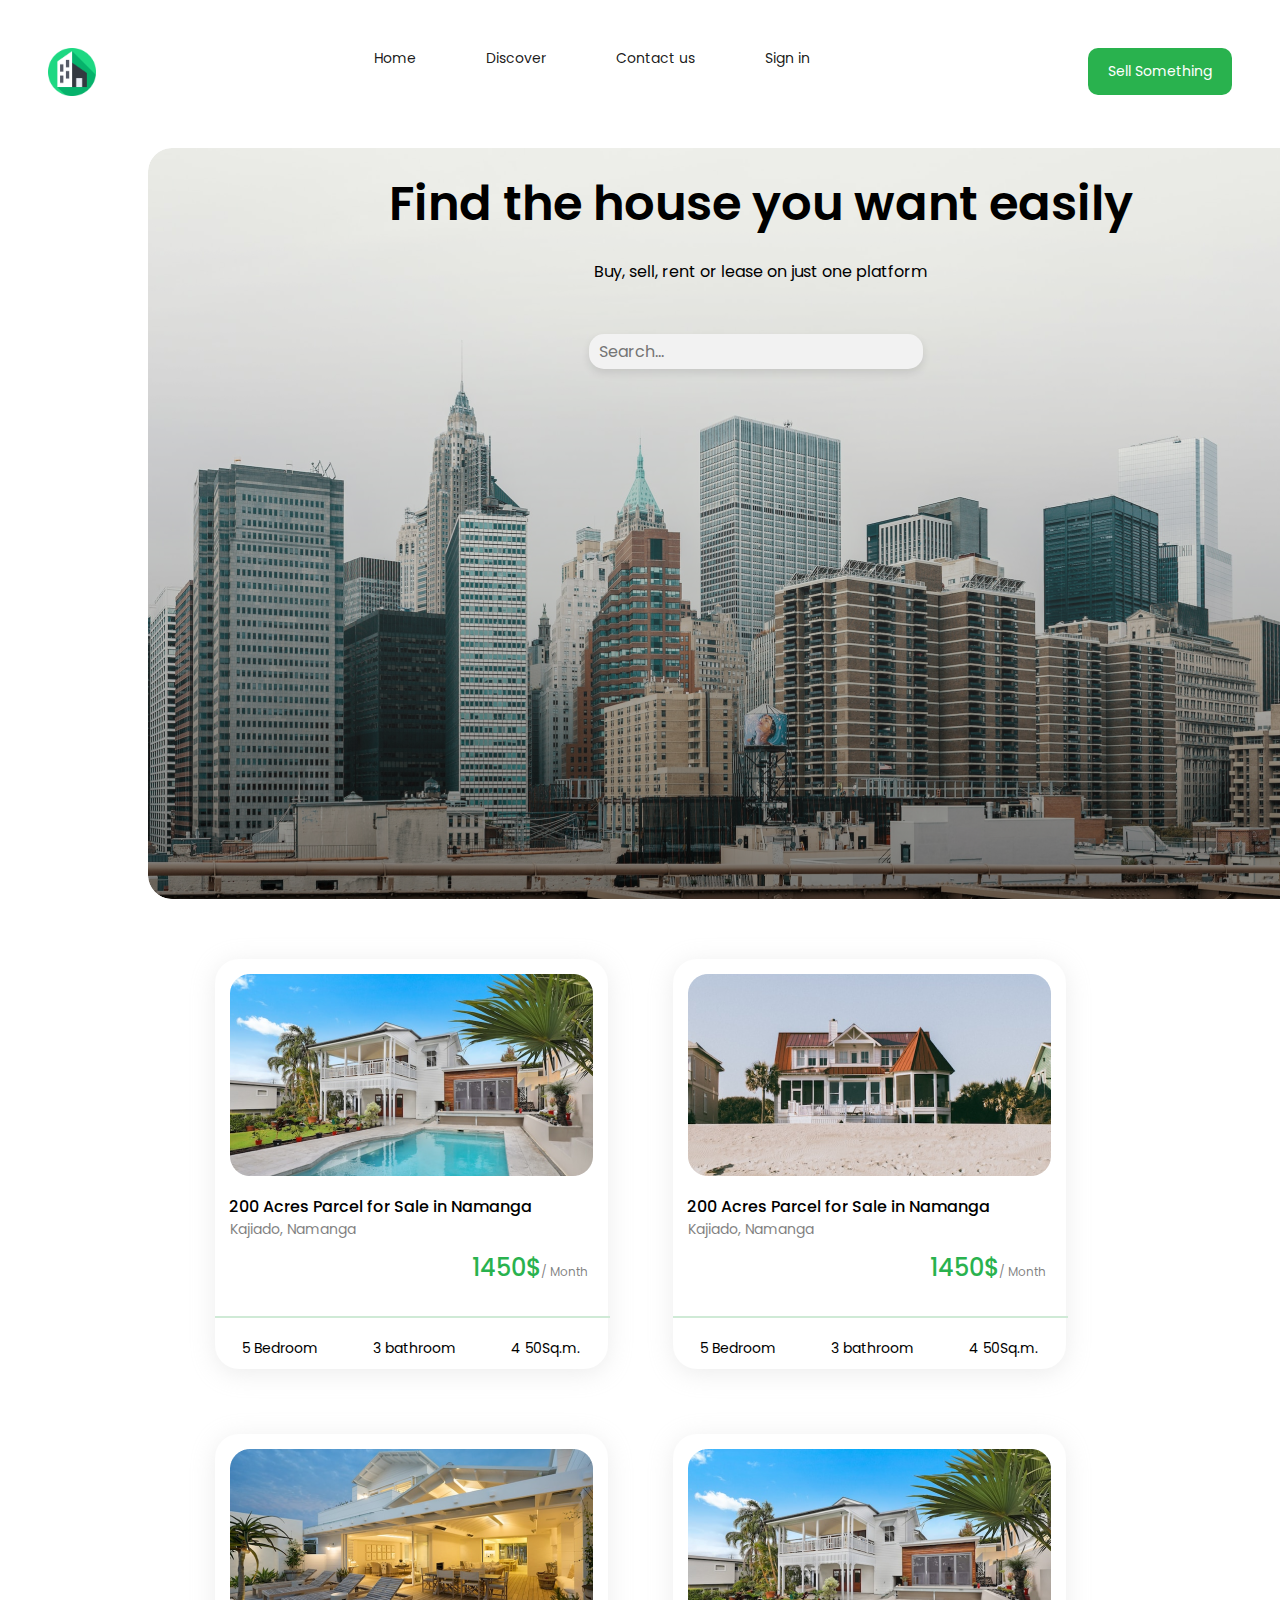
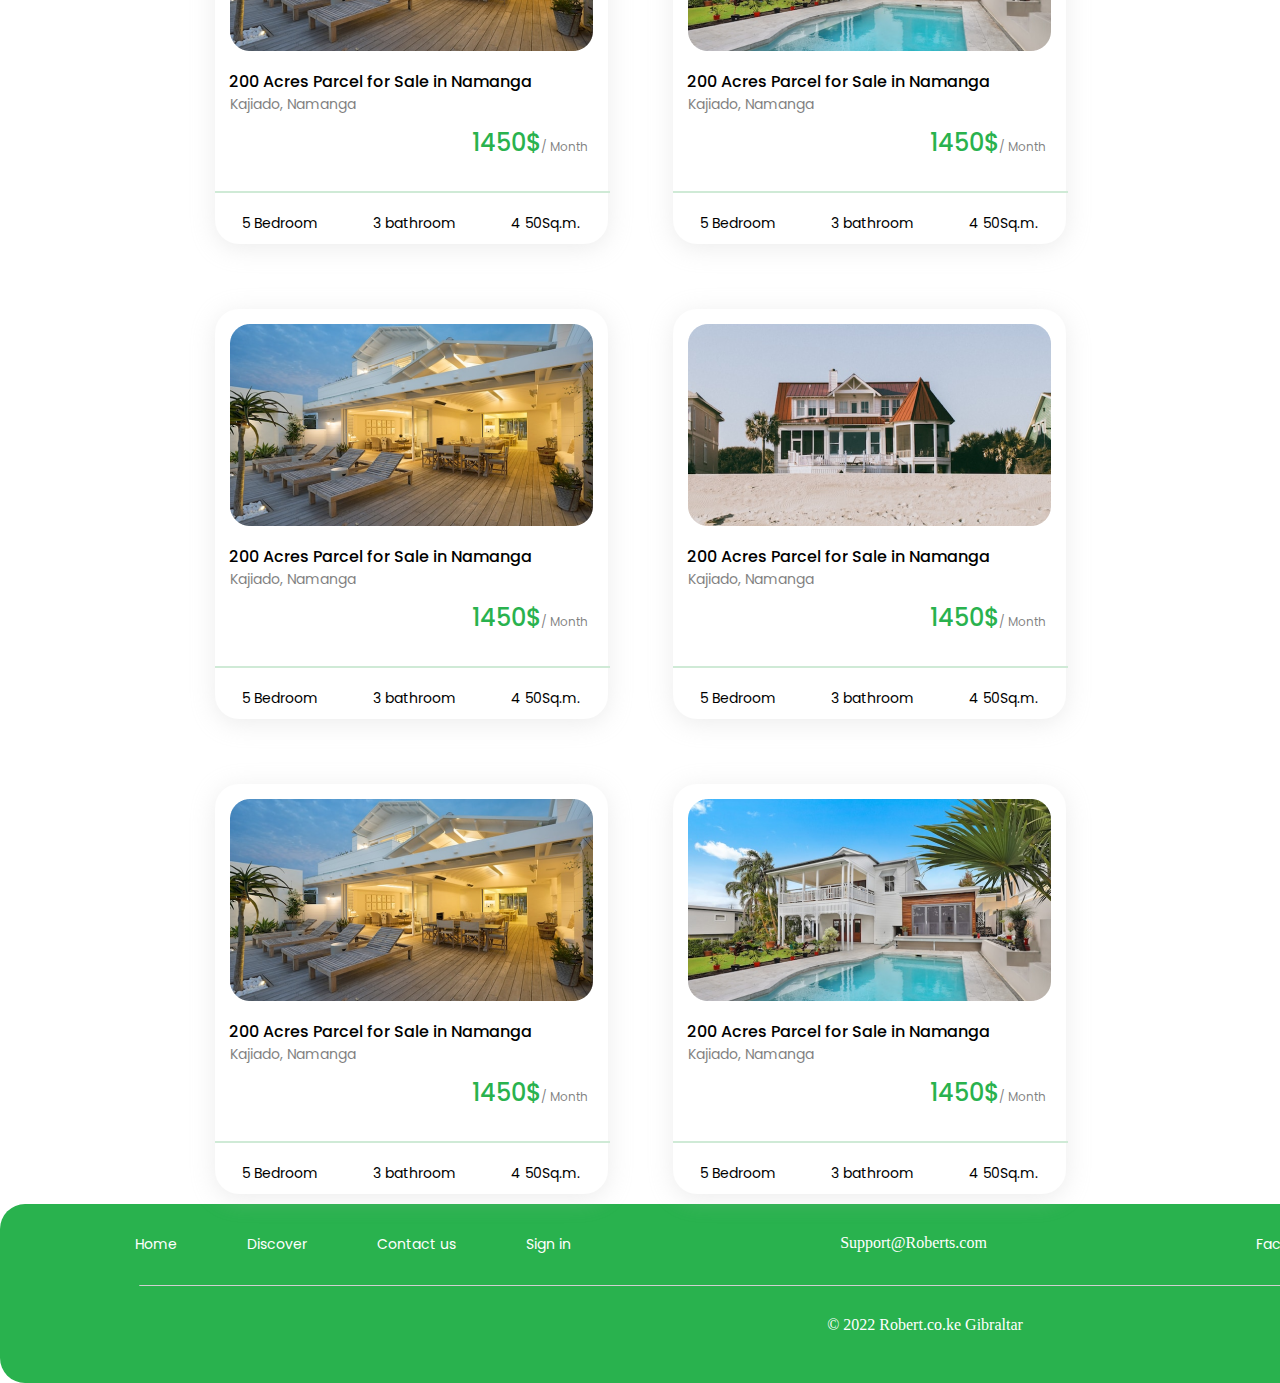
<file: index.html>
<!DOCTYPE html>
<html lang="en">
<head>
    <meta charset="UTF-8">
    <meta name="viewport" content="width=device-width, initial-scale=1.0">
    <title>Document</title>
    <link rel="stylesheet" href="style.css">
    <link rel="stylesheet" href="https://cdnjs.cloudflare.com/ajax/libs/font-awesome/6.6.0/css/all.min.css" integrity="sha512-Kc323vGBEqzTmouAECnVceyQqyqdsSiqLQISBL29aUW4U/M7pSPA/gEUZQqv1cwx4OnYxTxve5UMg5GT6L4JJg==" crossorigin="anonymous" referrerpolicy="no-referrer" />
</head>
<body>
    <header>
        <nav>
            <div class="main">
                <div class="logo">
                    <img src="img/logo.png" alt="">
                </div>
                <div class="menu">
                    <ul>
                        <li><a href="" class="a">Home</a></li>
                        <li><a href="" class="a">Discover</a></li>
                        <li><a href="" class="a">Contact us</a></li>
                        <li><a href="" class="a">Sign in</a></li>
                    </ul>
                </div>
                <div class="sel_but">
                    <button class="sell">Sell Something</button>
                </div>
            </div>
        </nav>
    </header>
    <section class="main_section">
        <section class="first_section">
            <div class="all">
                <h1>Location</h1>
                <select class="select">
                    <option>All Kenya</option>
                </select>
                <div class="first_checkboxs">
                    <h1>Property</h1>
                    <label class="checkbox-container"><input type="checkbox"> Houses & Apartments for Rent
                        <span>| 9548</span>
                    </label>
                    <label class="checkbox-container"><input type="checkbox"> Houses & Apartments for Sale
                        <span>| 9548</span>
                    </label>
                    <label class="checkbox-container"><input type="checkbox"> Land & Plots for Rent
                        <span>| 9548</span>
                    </label>
                    <label class="checkbox-container"><input type="checkbox"> Land & Plots for Sale
                        <span>| 9548</span>
                    </label>
                    <label class="checkbox-container"><input type="checkbox"> Commercial Property for Rent
                        <span>| 9548</span>
                    </label>
                    <label class="checkbox-container"><input type="checkbox"> Commercial Property for Sale
                        <span>| 9548</span>
                    </label>
                    <label class="checkbox-container"><input type="checkbox"> Event Centres, Venues & Worksta
                        <span>| 9548</span>
                    </label>
                    <label class="checkbox-container"><input type="checkbox"> Short Let Property
                        <span>| 9548</span>
                    </label>
                    <label class="checkbox-container"><input type="checkbox"> Land & Plots for Sale
                        <span>| 9548</span>
                    </label>
                    <label class="checkbox-container"><input type="checkbox"> Commercial Property for Rent
                        <span>| 9548</span>
                    </label>
                </div>
                <div class="second_checkboxs">
                    <h1>Price range</h1>
                    <label class="checkbox-container"><input type="checkbox"> Under 13 K <span>• 2183 ads</span>
                    <label class="checkbox-container"><input type="checkbox"> 13 - 160 K <span>• 2183 ads</span>
                    <label class="checkbox-container"><input type="checkbox"> 160 K - 6 M <span>• 2183 ads</span>
                    <label class="checkbox-container"><input type="checkbox"> 6 - 55 M <span>• 2183 ads</span>
                    <label class="checkbox-container"><input type="checkbox"> 6 - 55 M <span>• 2183 ads</span>                                     
                </div>
            </div>
        </section>
        <section class="second_section">
            <div class="img">
                <h1>Find the house you want easily</h1>
                <h5>Buy, sell, rent or lease on just one platform</h5>
                <div class="search">
                    <input type="text" placeholder="Search..." class="search-input">
                    <button class="search-button">
                        <i class="fa-solid fa-magnifying-glass"></i>
                    </button>
                </div>
            </div>
        </section>
    </section>
    <section class="qardebi">
        <a href="second.html"><div class="card">
            <img src="img/Rectangle 541.png" alt="" class="card_img">
            <div class="description">
                <p class="name">200 Acres Parcel for Sale in Namanga</p>
                <p class="kajiado">Kajiado, Namanga</p>
            </div>
            <div class="money">
                <p class="dollar">1450$<span class="span_month">/ Month</span></p>
            </div>
            <div class="footer">
                <div class="line"></div>
                <div class="list">
                    <p>5 Bedroom</p>
                    <p>3 bathroom</p>
                    <p>4 50Sq.m.</p>
                </div>
            </div>
        </div></a>
        <a href="third.html"><div class="card">
            <img src="img/Rectangle 425 (1).png" alt="" class="card_img">
            <div class="description">
                <p class="name">200 Acres Parcel for Sale in Namanga</p>
                <p class="kajiado">Kajiado, Namanga</p>
            </div>
            <div class="money">
                <p class="dollar">1450$</span><span class="span_month">/ Month</span></p>
            </div>
            <div class="footer">
                <div class="line"></div>
                <div class="list">
                    <p>5 Bedroom</p>
                    <p>3 bathroom</p>
                    <p>4 50Sq.m.</p>
                </div>
            </div>
        </div></a>
        <a href="forth.html"><div class="card">
            <img src="img/Rectangle 431.png" alt="" class="card_img">
            <div class="description">
                <p class="name">200 Acres Parcel for Sale in Namanga</p>
                <p class="kajiado">Kajiado, Namanga</p>
            </div>
            <div class="money">
                <p class="dollar">1450$</span><span class="span_month">/ Month</span></p>
            </div>
            <div class="footer">
                <div class="line"></div>
                <div class="list">
                    <p>5 Bedroom</p>
                    <p>3 bathroom</p>
                    <p>4 50Sq.m.</p>
                </div>
            </div>
        </div></a>
        <a href="fivth.html"><div class="card">
            <img src="img/Rectangle 541.png" alt="" class="card_img">
            <div class="description">
                <p class="name">200 Acres Parcel for Sale in Namanga</p>
                <p class="kajiado">Kajiado, Namanga</p>
            </div>
            <div class="money">
                <p class="dollar">1450$</span><span class="span_month">/ Month</span></p>
            </div>
            <div class="footer">
                <div class="line"></div>
                <div class="list">
                    <p>5 Bedroom</p>
                    <p>3 bathroom</p>
                    <p>4 50Sq.m.</p>
                </div>
            </div>
        </div></a>
        <a href="sixth.html"><div class="card">
            <img src="img/Rectangle 431.png" alt="" class="card_img">
            <div class="description">
                <p class="name">200 Acres Parcel for Sale in Namanga</p>
                <p class="kajiado">Kajiado, Namanga</p>
            </div>
            <div class="money">
                <p class="dollar">1450$</span><span class="span_month">/ Month</span></p>
            </div>
            <div class="footer">
                <div class="line"></div>
                <div class="list">
                    <p>5 Bedroom</p>
                    <p>3 bathroom</p>
                    <p>4 50Sq.m.</p>
                </div>
            </div>
        </div></a>
        <a href="seventh.html"><div class="card">
            <img src="img/Rectangle 425 (1).png" alt="" class="card_img">
            <div class="description">
                <p class="name">200 Acres Parcel for Sale in Namanga</p>
                <p class="kajiado">Kajiado, Namanga</p>
            </div>
            <div class="money">
                <p class="dollar">1450$</span><span class="span_month">/ Month</span></p>
            </div>
            <div class="footer">
                <div class="line"></div>
                <div class="list">
                    <p>5 Bedroom</p>
                    <p>3 bathroom</p>
                    <p>4 50Sq.m.</p>
                </div>
            </div>
        </div></a>
        <a href="eighth.html"><div class="card">
            <img src="img/Rectangle 431.png" alt="" class="card_img">
            <div class="description">
                <p class="name">200 Acres Parcel for Sale in Namanga</p>
                <p class="kajiado">Kajiado, Namanga</p>
            </div>
            <div class="money">
                <p class="dollar">1450$</span><span class="span_month">/ Month</span></p>
            </div>
            <div class="footer">
                <div class="line"></div>
                <div class="list">
                    <p>5 Bedroom</p>
                    <p>3 bathroom</p>
                    <p>4 50Sq.m.</p>
                </div>
            </div>
        </div></a>
        <a href="ninth.html"><div class="card">
            <img src="img/Rectangle 541.png" alt="" class="card_img">
            <div class="description">
                <p class="name">200 Acres Parcel for Sale in Namanga</p>
                <p class="kajiado">Kajiado, Namanga</p>
            </div>
            <div class="money">
                <p class="dollar">1450$</span><span class="span_month">/ Month</span></p>
            </div>
            <div class="footer">
                <div class="line"></div>
                <div class="list">
                    <p>5 Bedroom</p>
                    <p>3 bathroom</p>
                    <p>4 50Sq.m.</p>
                </div>
            </div>
        </div></a>
    </section>
    <footer>
        <div class="green">
            <div class="top">
                <div class="contact">
                    <ul>
                        <li><a href="" class="b">Home</a></li>
                        <li><a href="" class="b">Discover</a></li>
                        <li><a href="" class="b">Contact us</a></li>
                        <li><a href="" class="b">Sign in</a></li>
                    </ul>
                </div>
                <div class="support">
                    <p>Support@Roberts.com</p>
                </div>
                <div class="contact">
                    <ul>
                        <li><a href="" class="b">Facebook</a></li>
                        <li><a href="" class="b">Instagram</a></li>
                        <li><a href="" class="b">Youtube</a></li>
                        <li><a href="" class="b">Twitter</a></li>
                    </ul>
                </div>
            </div>
            <div class="mid_line">

            </div>
            <div class="bottom">
                <div class="support">
                    <p>© 2022 Robert.co.ke Gibraltar</p>
                </div>
            </div>
        </div>
    </footer>
</body>
</html>
</file>
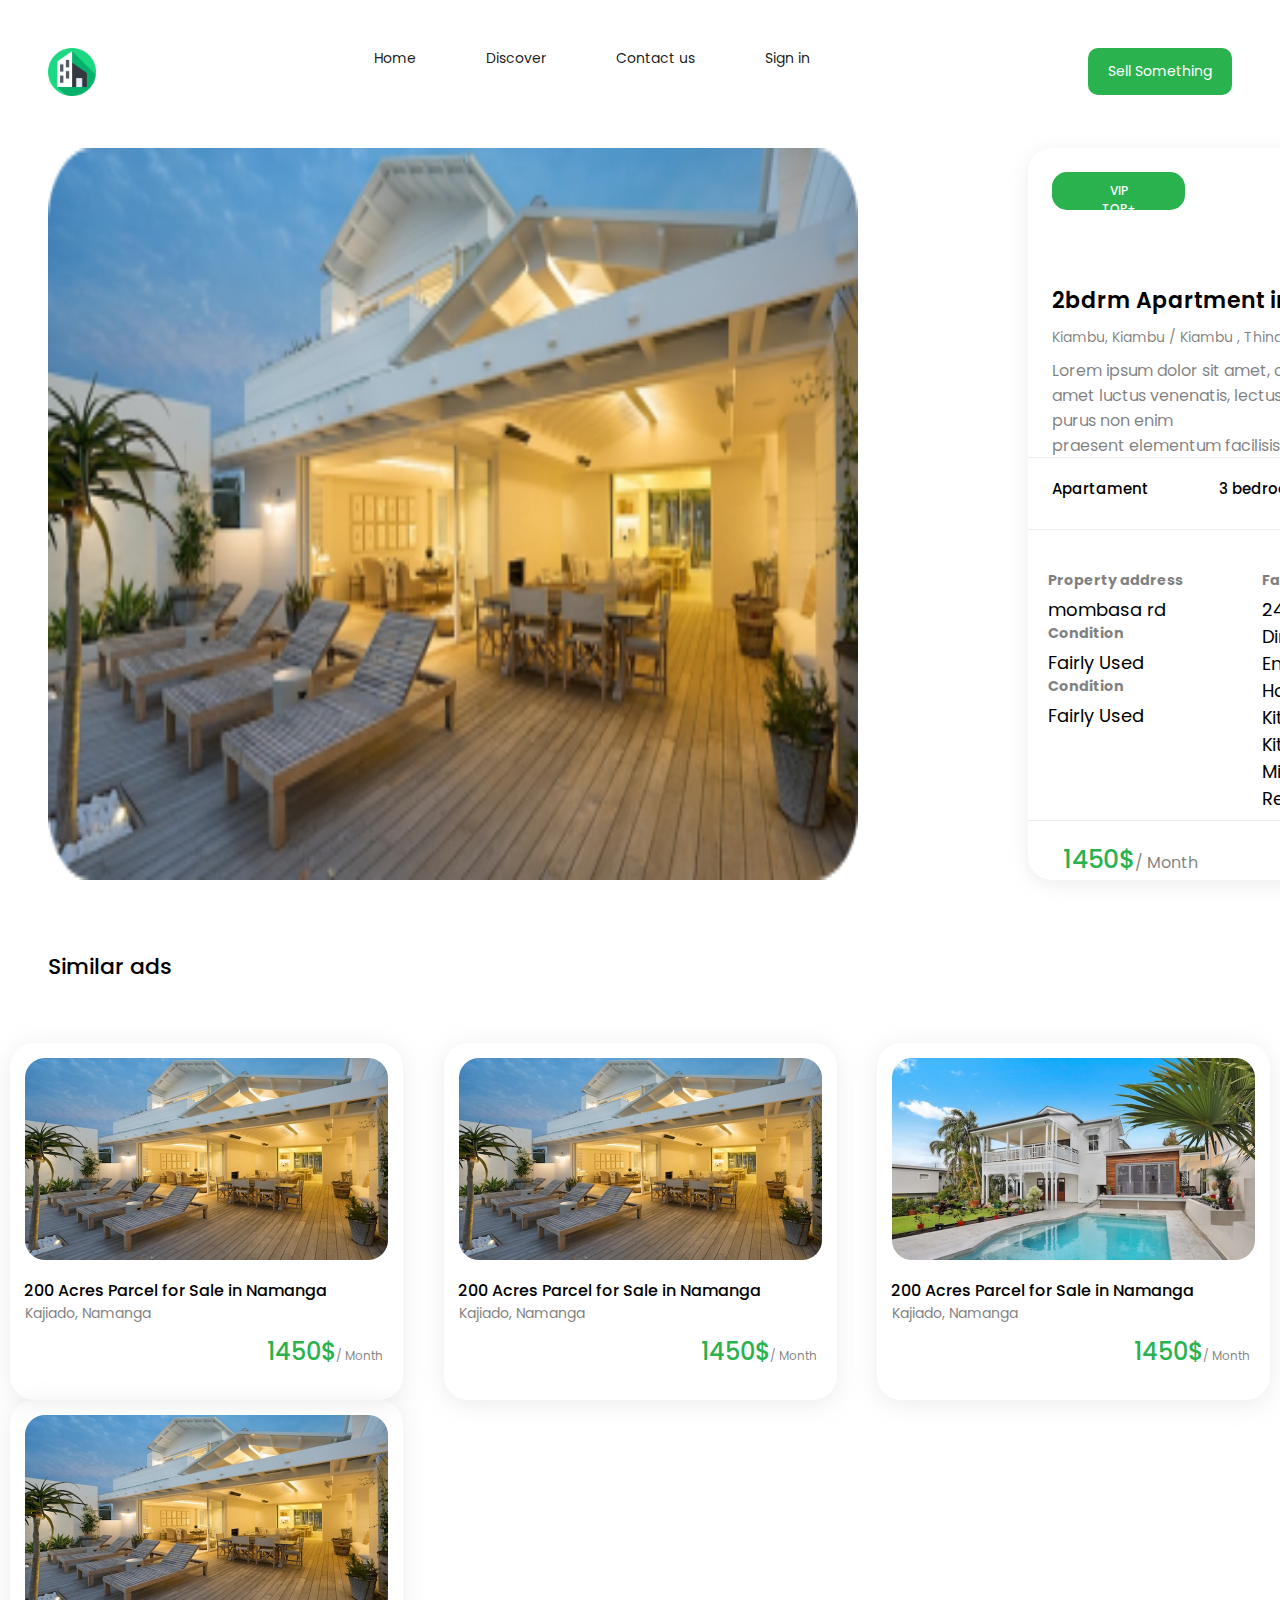
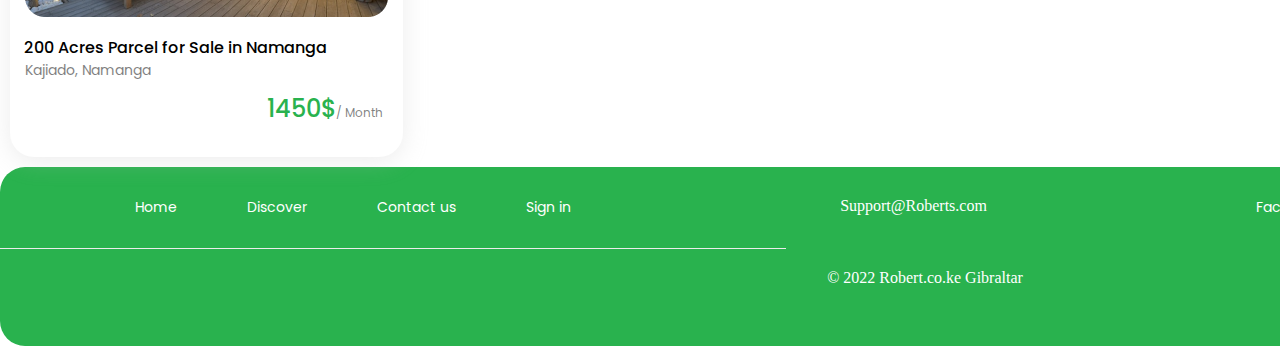
<file: eighth.html>
<!DOCTYPE html>
<html lang="en">
<head>
    <meta charset="UTF-8">
    <meta name="viewport" content="width=device-width, initial-scale=1.0">
    <title>Document</title>
    <link rel="stylesheet" href="second.css">
</head>
<body>
    <header>
        <nav>
            <div class="main">
                <div class="logo">
                    <a href="index.html"><img src="img/logo.png" alt=""></a>
                </div>
                <div class="menu">
                    <ul>
                        <li><a href="" class="a">Home</a></li>
                        <li><a href="" class="a">Discover</a></li>
                        <li><a href="" class="a">Contact us</a></li>
                        <li><a href="" class="a">Sign in</a></li>
                    </ul>
                </div>
                <div class="sel_but">
                    <button class="sell">Sell Something</button>
                </div>
            </div>
        </nav>
    </header>
    <section class="vip_section">
        <div class="middle">
            <img src="img/Rectangle 431.png" alt="" class="photo">
            <div class="right">
                <div class="head">
                    <div class="vip">
                        <button class="vip">VIP TOP+</button>
                    </div>
                    <div class="posted">
                        <p class="posted">Posted 1 hour ago</p>
                    </div>
                    <div class="view">
                        <img src="img/Vector.png" alt="" class="eye">
                        <p class="sc_view"><span>842 view</span></p>
                    </div>
                </div>
                <div class="text">
                    <div class="title">
                        <p class="black">2bdrm Apartment in Yatch, Thindigua/Kasarini for Rent</p>
                        <p class="kiambu"><span>Kiambu, Kiambu / Kiambu , Thindigua/Kasarini</span></p>
                        <p class="texts">Lorem ipsum dolor sit amet, consectetur adipiscing elit ut aliquam, purus sit
                         amet luctus venenatis, lectus magna fringilla urna, porttitor rhoncus dolor purus
                         non enim <br> praesent elementum facilisis leo, vel fringilla est ullamcorper eget</p>
                    </div>
                </div>
                <div class="middle_list">
                    <div class="mid_line">
                    
                    </div>
                    <div class="list">
                        <ul>
                            <li class="lists">Apartament</li>
                            <li class="lists">3 bedroom</li>
                            <li class="lists">2 bathroom</li>
                            <li class="lists">Parking</li>
                        </ul>
                    </div>
                    <div class="mid_line">
                        
                    </div>
                </div>
                <div class="property-details">
                    <div class="column">
                        <h3><span>Property address</span></h3>
                        <p>mombasa rd</p>
            
                        <h3><span>Condition</span></h3>
                        <p>Fairly Used</p>
            
                        <h3><span>Condition</span></h3>
                        <p>Fairly Used</p>
                    </div>
                    
                    <div class="column">
                        <h3><span>Facilities</span></h3>
                        <p>24-hour Electricity,<br>Dining Area,<br>En Suite,<br>Hot Water,<br>Kitchen Cabinets,<br>Kitchen Shelf,<br>Microwave,<br>Refrigerator</p>
                    </div>
                    
                    <div class="column">
                        <h3><span>Estate name</span></h3>
                        <p>Next Gen</p>
            
                        <h3><span>Furnishing</span></h3>
                        <p>Semi-Furnished</p>
            
                        <h3><span>Property size</span></h3>
                        <p>220 sq.m.</p>
                    </div>
                </div>
                <div class="mid_line">
                    
                </div>
                    <div class="moneys">
                        <p class="dollars">1450$<span class="span_months">/ Month</span></p>
                        <div class="button-container">
                            <button class="buttons">Sent message</button>
                            <button class=" call">Call</button>
                        </div>
                    </div>
            </div>
        </div>
    </section>
    <h3 class="similar">Similar ads</h3>
    <section class="qardebi">
        <div class="card">
            <img src="img/Rectangle 431.png" alt="" class="card_img">
            <div class="description">
                <p class="name">200 Acres Parcel for Sale in Namanga</p>
                <p class="kajiado">Kajiado, Namanga</p>
            </div>
            <div class="money">
                <p class="dollar">1450$</span><span class="span_month">/ Month</span></p>
            </div>
            <div class="footer">
                <div class="line"></div>
                <div class="list">
                </div>
            </div>
        </div>
        <div class="card">
            <img src="img/Rectangle 431.png" alt="" class="card_img">
            <div class="description">
                <p class="name">200 Acres Parcel for Sale in Namanga</p>
                <p class="kajiado">Kajiado, Namanga</p>
            </div>
            <div class="money">
                <p class="dollar">1450$</span><span class="span_month">/ Month</span></p>
            </div>
            <div class="footer">
                <div class="line"></div>
                <div class="list">
                </div>
            </div>
        </div>
        <div class="card">
            <img src="img/Rectangle 541.png" alt="" class="card_img">
            <div class="description">
                <p class="name">200 Acres Parcel for Sale in Namanga</p>
                <p class="kajiado">Kajiado, Namanga</p>
            </div>
            <div class="money">
                <p class="dollar">1450$</span><span class="span_month">/ Month</span></p>
            </div>
            <div class="footer">
                <div class="line"></div>
                <div class="list">
                </div>
            </div>
        </div>
        <div class="card">
            <img src="img/Rectangle 431.png" alt="" class="card_img">
            <div class="description">
                <p class="name">200 Acres Parcel for Sale in Namanga</p>
                <p class="kajiado">Kajiado, Namanga</p>
            </div>
            <div class="money">
                <p class="dollar">1450$</span><span class="span_month">/ Month</span></p>
            </div>
            <div class="footer">
                <div class="line"></div>
                <div class="list">
                </div>
            </div>
        </div>
    </section>
    <footer>
        <div class="green">
            <div class="top">
                <div class="contact">
                    <ul>
                        <li><a href="" class="b">Home</a></li>
                        <li><a href="" class="b">Discover</a></li>
                        <li><a href="" class="b">Contact us</a></li>
                        <li><a href="" class="b">Sign in</a></li>
                    </ul>
                </div>
                <div class="support">
                    <p>Support@Roberts.com</p>
                </div>
                <div class="contact">
                    <ul>
                        <li><a href="" class="b">Facebook</a></li>
                        <li><a href="" class="b">Instagram</a></li>
                        <li><a href="" class="b">Youtube</a></li>
                        <li><a href="" class="b">Twitter</a></li>
                    </ul>
                </div>
            </div>
            <div class="mid_line">

            </div>
            <div class="bottom">
                <div class="support">
                    <p>© 2022 Robert.co.ke Gibraltar</p>
                </div>
            </div>
        </div>
    </footer>
</body>
</html>
</file>
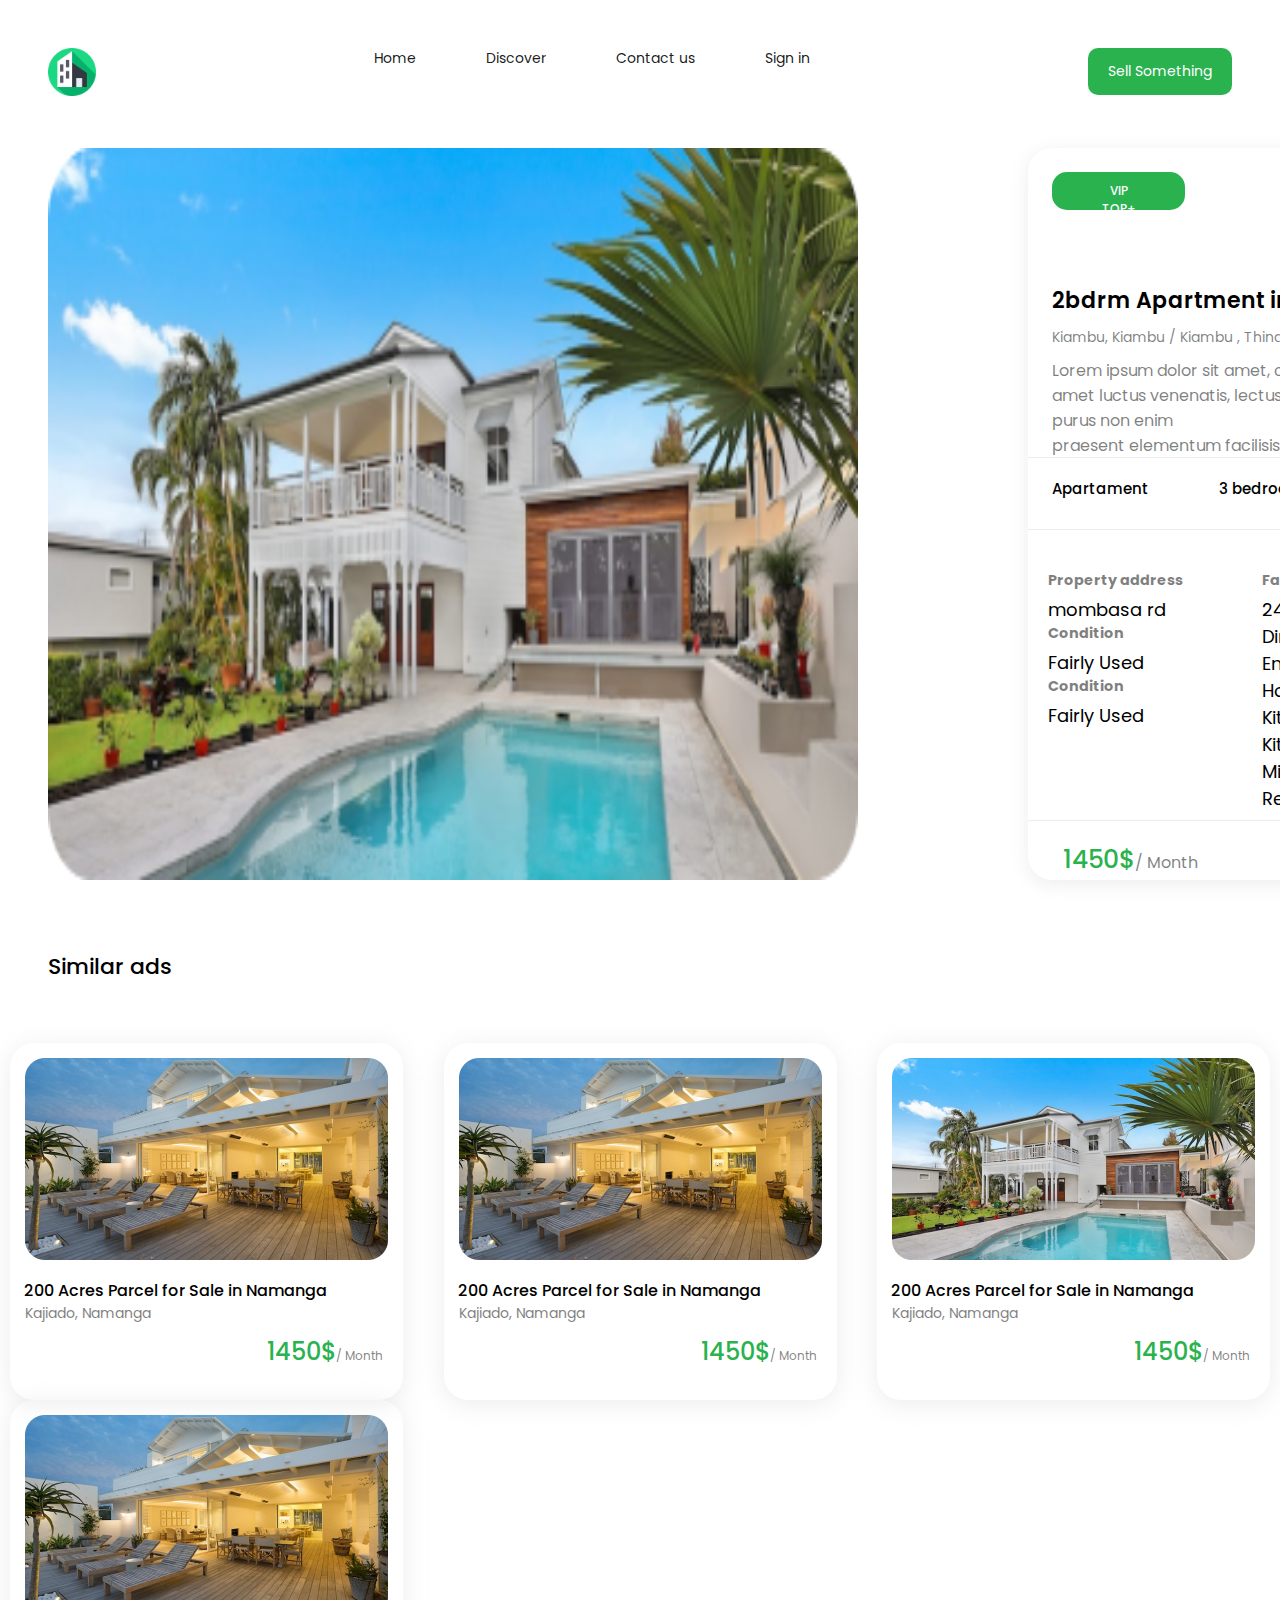
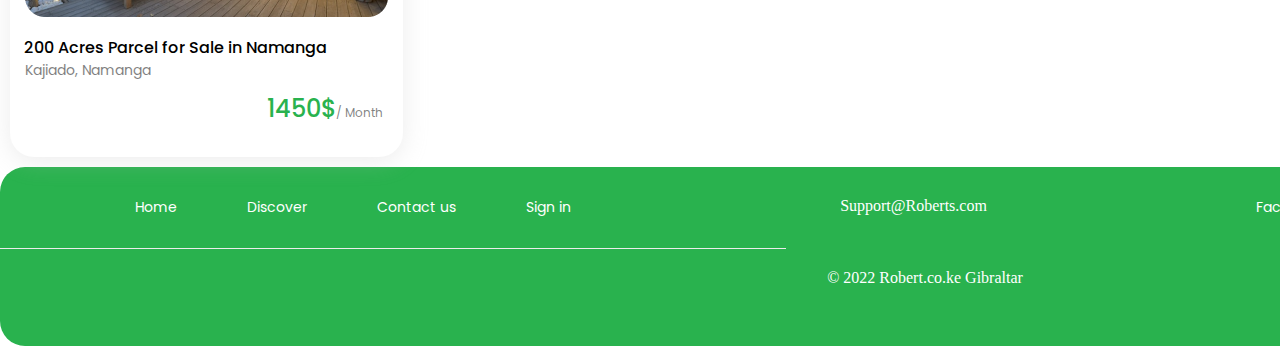
<file: fivth.html>
<!DOCTYPE html>
<html lang="en">
<head>
    <meta charset="UTF-8">
    <meta name="viewport" content="width=device-width, initial-scale=1.0">
    <title>Document</title>
    <link rel="stylesheet" href="second.css">
</head>
<body>
    <header>
        <nav>
            <div class="main">
                <div class="logo">
                    <a href="index.html"><img src="img/logo.png" alt=""></a>
                </div>
                <div class="menu">
                    <ul>
                        <li><a href="" class="a">Home</a></li>
                        <li><a href="" class="a">Discover</a></li>
                        <li><a href="" class="a">Contact us</a></li>
                        <li><a href="" class="a">Sign in</a></li>
                    </ul>
                </div>
                <div class="sel_but">
                    <button class="sell">Sell Something</button>
                </div>
            </div>
        </nav>
    </header>
    <section class="vip_section">
        <div class="middle">
            <img src="img/Rectangle 541.png" alt="" class="photo">
            <div class="right">
                <div class="head">
                    <div class="vip">
                        <button class="vip">VIP TOP+</button>
                    </div>
                    <div class="posted">
                        <p class="posted">Posted 1 hour ago</p>
                    </div>
                    <div class="view">
                        <img src="img/Vector.png" alt="" class="eye">
                        <p class="sc_view"><span>842 view</span></p>
                    </div>
                </div>
                <div class="text">
                    <div class="title">
                        <p class="black">2bdrm Apartment in Yatch, Thindigua/Kasarini for Rent</p>
                        <p class="kiambu"><span>Kiambu, Kiambu / Kiambu , Thindigua/Kasarini</span></p>
                        <p class="texts">Lorem ipsum dolor sit amet, consectetur adipiscing elit ut aliquam, purus sit
                         amet luctus venenatis, lectus magna fringilla urna, porttitor rhoncus dolor purus
                         non enim <br> praesent elementum facilisis leo, vel fringilla est ullamcorper eget</p>
                    </div>
                </div>
                <div class="middle_list">
                    <div class="mid_line">
                    
                    </div>
                    <div class="list">
                        <ul>
                            <li class="lists">Apartament</li>
                            <li class="lists">3 bedroom</li>
                            <li class="lists">2 bathroom</li>
                            <li class="lists">Parking</li>
                        </ul>
                    </div>
                    <div class="mid_line">
                        
                    </div>
                </div>
                <div class="property-details">
                    <div class="column">
                        <h3><span>Property address</span></h3>
                        <p>mombasa rd</p>
            
                        <h3><span>Condition</span></h3>
                        <p>Fairly Used</p>
            
                        <h3><span>Condition</span></h3>
                        <p>Fairly Used</p>
                    </div>
                    
                    <div class="column">
                        <h3><span>Facilities</span></h3>
                        <p>24-hour Electricity,<br>Dining Area,<br>En Suite,<br>Hot Water,<br>Kitchen Cabinets,<br>Kitchen Shelf,<br>Microwave,<br>Refrigerator</p>
                    </div>
                    
                    <div class="column">
                        <h3><span>Estate name</span></h3>
                        <p>Next Gen</p>
            
                        <h3><span>Furnishing</span></h3>
                        <p>Semi-Furnished</p>
            
                        <h3><span>Property size</span></h3>
                        <p>220 sq.m.</p>
                    </div>
                </div>
                <div class="mid_line">
                    
                </div>
                    <div class="moneys">
                        <p class="dollars">1450$<span class="span_months">/ Month</span></p>
                        <div class="button-container">
                            <button class="buttons">Sent message</button>
                            <button class=" call">Call</button>
                        </div>
                    </div>
            </div>
        </div>
    </section>
    <h3 class="similar">Similar ads</h3>
    <section class="qardebi">
        <div class="card">
            <img src="img/Rectangle 431.png" alt="" class="card_img">
            <div class="description">
                <p class="name">200 Acres Parcel for Sale in Namanga</p>
                <p class="kajiado">Kajiado, Namanga</p>
            </div>
            <div class="money">
                <p class="dollar">1450$</span><span class="span_month">/ Month</span></p>
            </div>
            <div class="footer">
                <div class="line"></div>
                <div class="list">
                </div>
            </div>
        </div>
        <div class="card">
            <img src="img/Rectangle 431.png" alt="" class="card_img">
            <div class="description">
                <p class="name">200 Acres Parcel for Sale in Namanga</p>
                <p class="kajiado">Kajiado, Namanga</p>
            </div>
            <div class="money">
                <p class="dollar">1450$</span><span class="span_month">/ Month</span></p>
            </div>
            <div class="footer">
                <div class="line"></div>
                <div class="list">
                </div>
            </div>
        </div>
        <div class="card">
            <img src="img/Rectangle 541.png" alt="" class="card_img">
            <div class="description">
                <p class="name">200 Acres Parcel for Sale in Namanga</p>
                <p class="kajiado">Kajiado, Namanga</p>
            </div>
            <div class="money">
                <p class="dollar">1450$</span><span class="span_month">/ Month</span></p>
            </div>
            <div class="footer">
                <div class="line"></div>
                <div class="list">
                </div>
            </div>
        </div>
        <div class="card">
            <img src="img/Rectangle 431.png" alt="" class="card_img">
            <div class="description">
                <p class="name">200 Acres Parcel for Sale in Namanga</p>
                <p class="kajiado">Kajiado, Namanga</p>
            </div>
            <div class="money">
                <p class="dollar">1450$</span><span class="span_month">/ Month</span></p>
            </div>
            <div class="footer">
                <div class="line"></div>
                <div class="list">
                </div>
            </div>
        </div>
    </section>
    <footer>
        <div class="green">
            <div class="top">
                <div class="contact">
                    <ul>
                        <li><a href="" class="b">Home</a></li>
                        <li><a href="" class="b">Discover</a></li>
                        <li><a href="" class="b">Contact us</a></li>
                        <li><a href="" class="b">Sign in</a></li>
                    </ul>
                </div>
                <div class="support">
                    <p>Support@Roberts.com</p>
                </div>
                <div class="contact">
                    <ul>
                        <li><a href="" class="b">Facebook</a></li>
                        <li><a href="" class="b">Instagram</a></li>
                        <li><a href="" class="b">Youtube</a></li>
                        <li><a href="" class="b">Twitter</a></li>
                    </ul>
                </div>
            </div>
            <div class="mid_line">

            </div>
            <div class="bottom">
                <div class="support">
                    <p>© 2022 Robert.co.ke Gibraltar</p>
                </div>
            </div>
        </div>
    </footer>
</body>
</html>
</file>
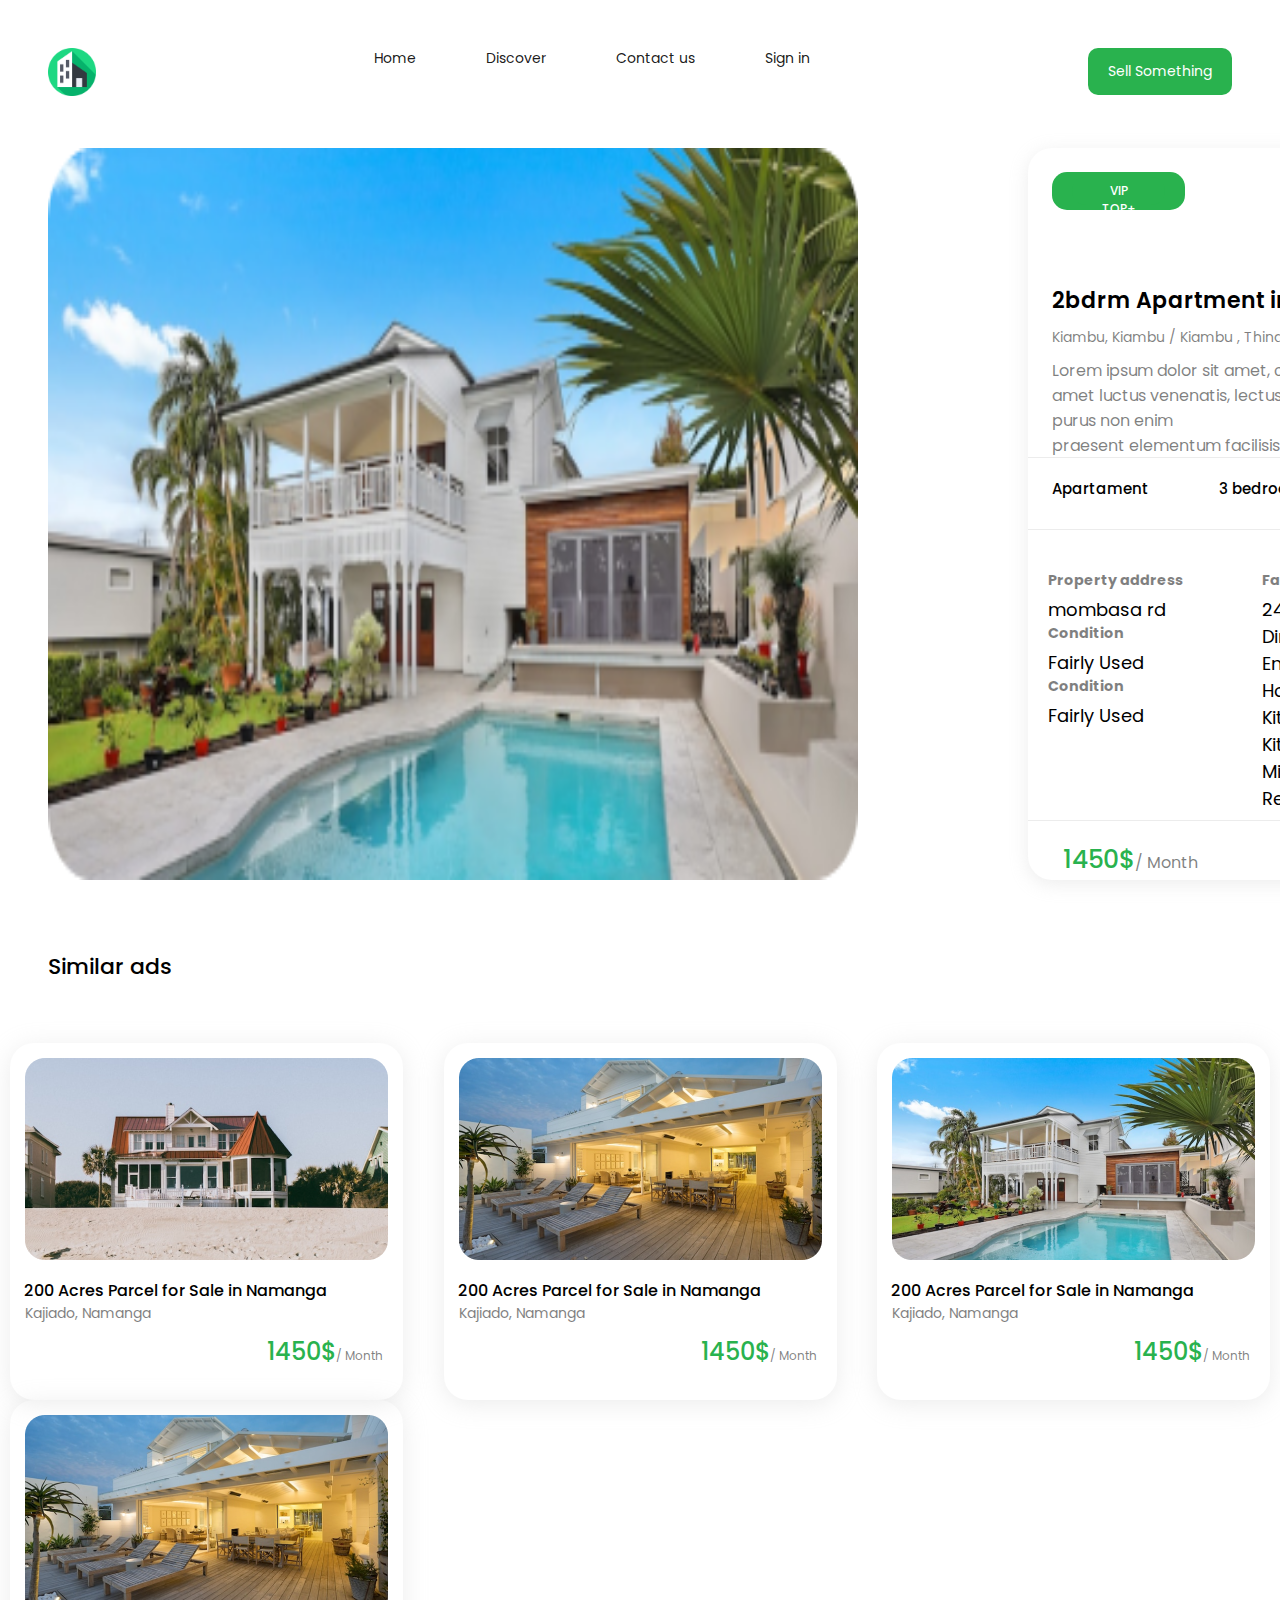
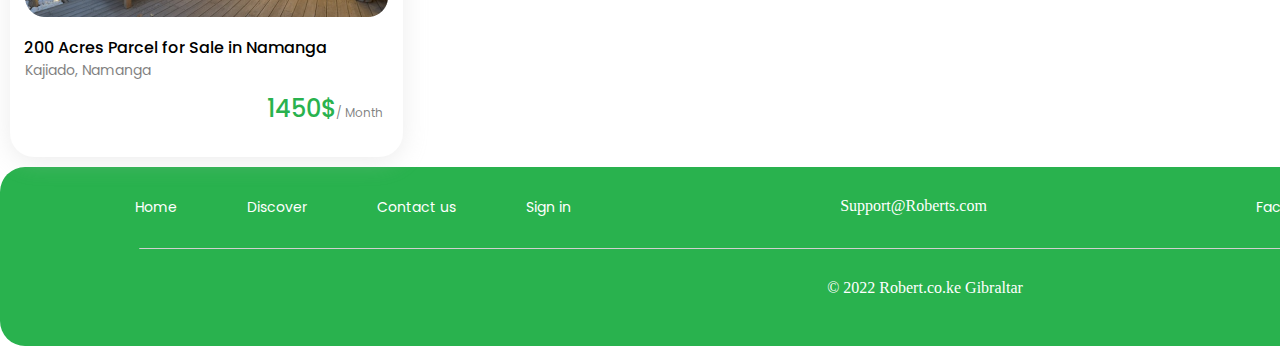
<file: second.html>
<!DOCTYPE html>
<html lang="en">
<head>
    <meta charset="UTF-8">
    <meta name="viewport" content="width=device-width, initial-scale=1.0">
    <title>Document</title>
    <link rel="stylesheet" href="second.css">
</head>
<body>
    <header>
        <nav>
            <div class="main">
                <div class="logo">
                    <a href="index.html"><img src="img/logo.png" alt=""></a>
                </div>
                <div class="menu">
                    <ul>
                        <li><a href="" class="a">Home</a></li>
                        <li><a href="" class="a">Discover</a></li>
                        <li><a href="" class="a">Contact us</a></li>
                        <li><a href="" class="a">Sign in</a></li>
                    </ul>
                </div>
                <div class="sel_but">
                    <button class="sell">Sell Something</button>
                </div>
            </div>
        </nav>
    </header>
    <section class="vip_section">
        <div class="middle">
            <img src="img/Rectangle 541.png" alt="" class="photo">
            <div class="right">
                <div class="head">
                    <div class="vip">
                        <button class="vip">VIP TOP+</button>
                    </div>
                    <div class="posted">
                        <p class="posted">Posted 1 hour ago</p>
                    </div>
                    <div class="view">
                        <img src="img/Vector.png" alt="" class="eye">
                        <p class="sc_view"><span>842 view</span></p>
                    </div>
                </div>
                <div class="text">
                    <div class="title">
                        <p class="black">2bdrm Apartment in Yatch, Thindigua/Kasarini for Rent</p>
                        <p class="kiambu"><span>Kiambu, Kiambu / Kiambu , Thindigua/Kasarini</span></p>
                        <p class="texts">Lorem ipsum dolor sit amet, consectetur adipiscing elit ut aliquam, purus sit
                         amet luctus venenatis, lectus magna fringilla urna, porttitor rhoncus dolor purus
                         non enim <br> praesent elementum facilisis leo, vel fringilla est ullamcorper eget</p>
                    </div>
                </div>
                <div class="middle_list">
                    <div class="mid_line">
                    
                    </div>
                    <div class="list">
                        <ul>
                            <li class="lists">Apartament</li>
                            <li class="lists">3 bedroom</li>
                            <li class="lists">2 bathroom</li>
                            <li class="lists">Parking</li>
                        </ul>
                    </div>
                    <div class="mid_line">
                        
                    </div>
                </div>
                <div class="property-details">
                    <div class="column">
                        <h3><span>Property address</span></h3>
                        <p>mombasa rd</p>
            
                        <h3><span>Condition</span></h3>
                        <p>Fairly Used</p>
            
                        <h3><span>Condition</span></h3>
                        <p>Fairly Used</p>
                    </div>
                    
                    <div class="column">
                        <h3><span>Facilities</span></h3>
                        <p>24-hour Electricity,<br>Dining Area,<br>En Suite,<br>Hot Water,<br>Kitchen Cabinets,<br>Kitchen Shelf,<br>Microwave,<br>Refrigerator</p>
                    </div>
                    
                    <div class="column">
                        <h3><span>Estate name</span></h3>
                        <p>Next Gen</p>
            
                        <h3><span>Furnishing</span></h3>
                        <p>Semi-Furnished</p>
            
                        <h3><span>Property size</span></h3>
                        <p>220 sq.m.</p>
                    </div>
                </div>
                <div class="mid_line">
                    
                </div>
                    <div class="moneys">
                        <p class="dollars">1450$<span class="span_months">/ Month</span></p>
                        <div class="button-container">
                            <button class="buttons">Sent message</button>
                            <button class=" call">Call</button>
                        </div>
                    </div>
            </div>
        </div>
    </section>
    <h3 class="similar">Similar ads</h3>
    <section class="qardebi">
        <div class="card">
            <img src="img/Rectangle 425 (1).png" alt="" class="card_img">
            <div class="description">
                <p class="name">200 Acres Parcel for Sale in Namanga</p>
                <p class="kajiado">Kajiado, Namanga</p>
            </div>
            <div class="money">
                <p class="dollar">1450$</span><span class="span_month">/ Month</span></p>
            </div>
            <div class="footer">
                <div class="line"></div>
                <div class="list">
                </div>
            </div>
        </div>
        <div class="card">
            <img src="img/Rectangle 431.png" alt="" class="card_img">
            <div class="description">
                <p class="name">200 Acres Parcel for Sale in Namanga</p>
                <p class="kajiado">Kajiado, Namanga</p>
            </div>
            <div class="money">
                <p class="dollar">1450$</span><span class="span_month">/ Month</span></p>
            </div>
            <div class="footer">
                <div class="line"></div>
                <div class="list">
                </div>
            </div>
        </div>
        <div class="card">
            <img src="img/Rectangle 541.png" alt="" class="card_img">
            <div class="description">
                <p class="name">200 Acres Parcel for Sale in Namanga</p>
                <p class="kajiado">Kajiado, Namanga</p>
            </div>
            <div class="money">
                <p class="dollar">1450$</span><span class="span_month">/ Month</span></p>
            </div>
            <div class="footer">
                <div class="line"></div>
                <div class="list">
                </div>
            </div>
        </div>
        <div class="card">
            <img src="img/Rectangle 431.png" alt="" class="card_img">
            <div class="description">
                <p class="name">200 Acres Parcel for Sale in Namanga</p>
                <p class="kajiado">Kajiado, Namanga</p>
            </div>
            <div class="money">
                <p class="dollar">1450$</span><span class="span_month">/ Month</span></p>
            </div>
            <div class="footer">
                <div class="line"></div>
                <div class="list">
                </div>
            </div>
        </div>
    </section>
    <footer>
        <div class="green">
            <div class="top">
                <div class="contact">
                    <ul>
                        <li><a href="" class="b">Home</a></li>
                        <li><a href="" class="b">Discover</a></li>
                        <li><a href="" class="b">Contact us</a></li>
                        <li><a href="" class="b">Sign in</a></li>
                    </ul>
                </div>
                <div class="support">
                    <p>Support@Roberts.com</p>
                </div>
                <div class="contact">
                    <ul>
                        <li><a href="" class="b">Facebook</a></li>
                        <li><a href="" class="b">Instagram</a></li>
                        <li><a href="" class="b">Youtube</a></li>
                        <li><a href="" class="b">Twitter</a></li>
                    </ul>
                </div>
            </div>
            <div class="mid_lines">

            </div>
            <div class="bottom">
                <div class="support">
                    <p>© 2022 Robert.co.ke Gibraltar</p>
                </div>
            </div>
        </div>
    </footer>
</body>
</html>
</file>
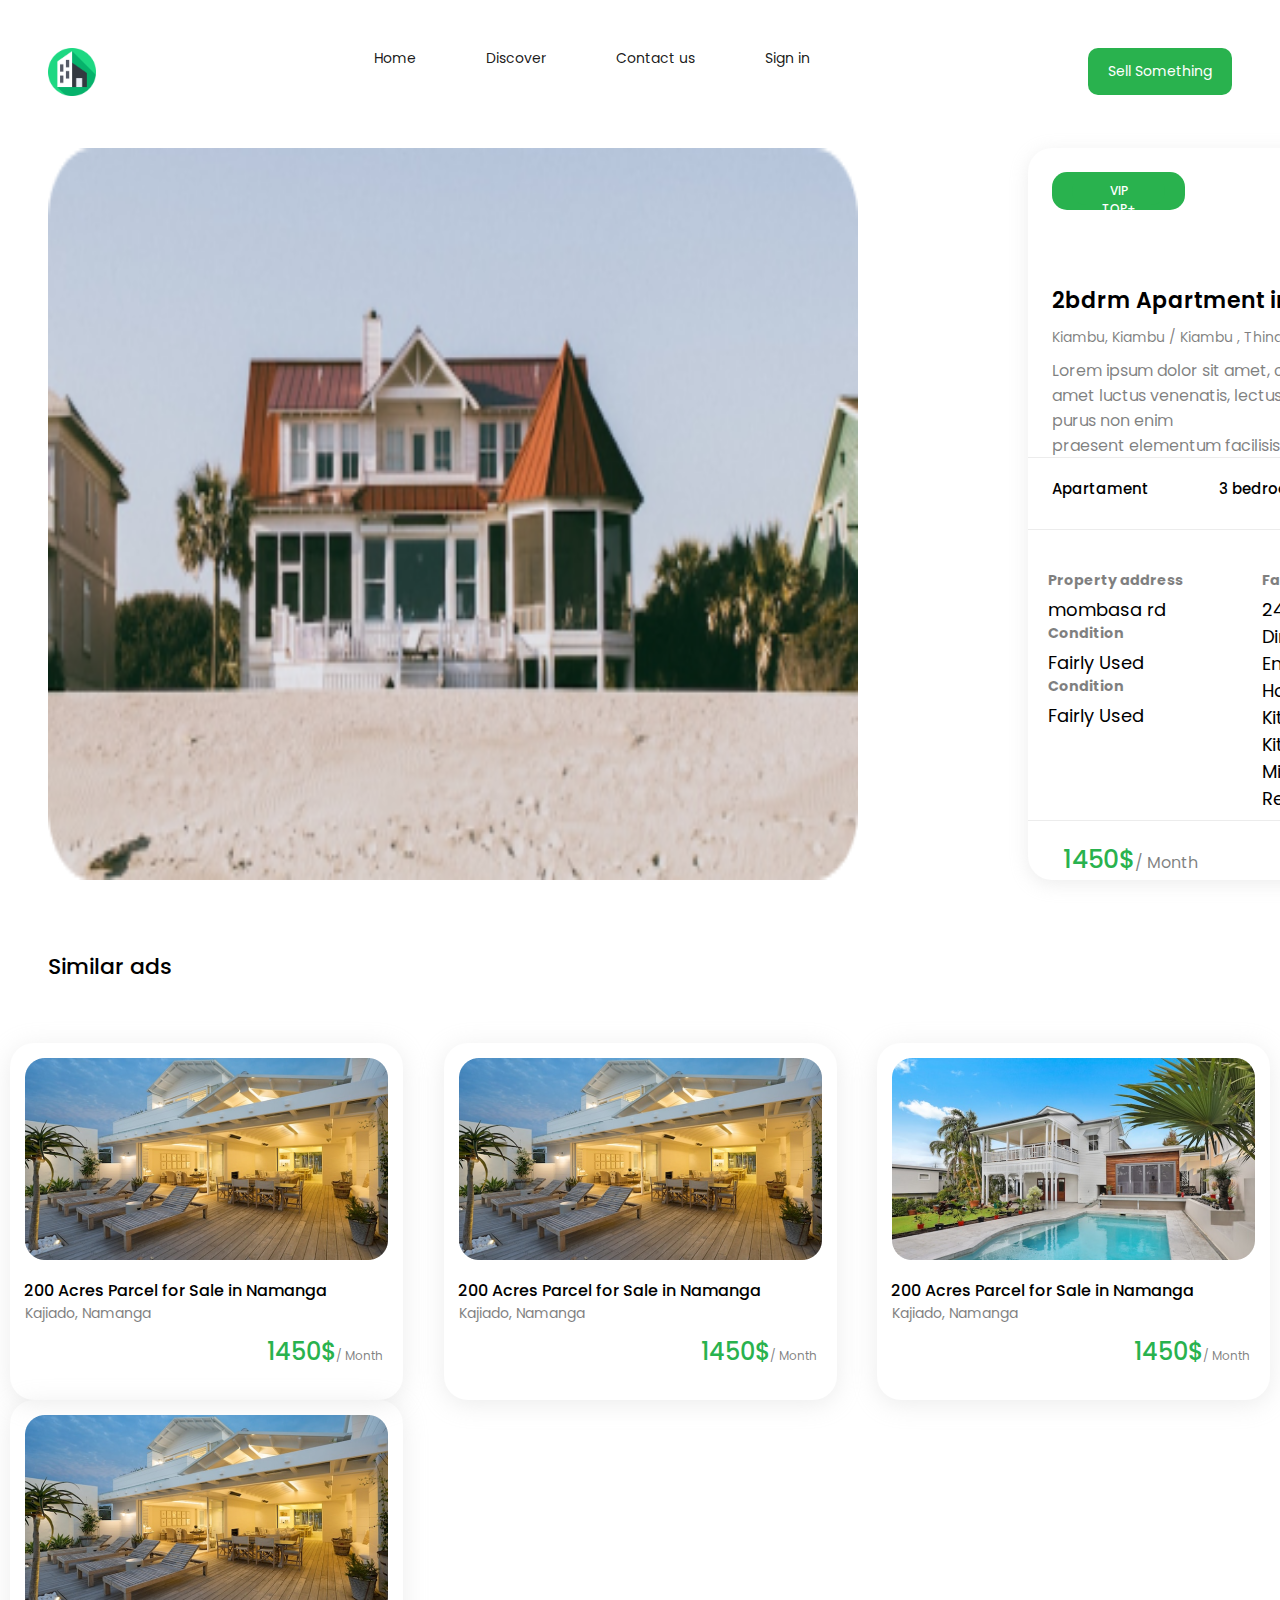
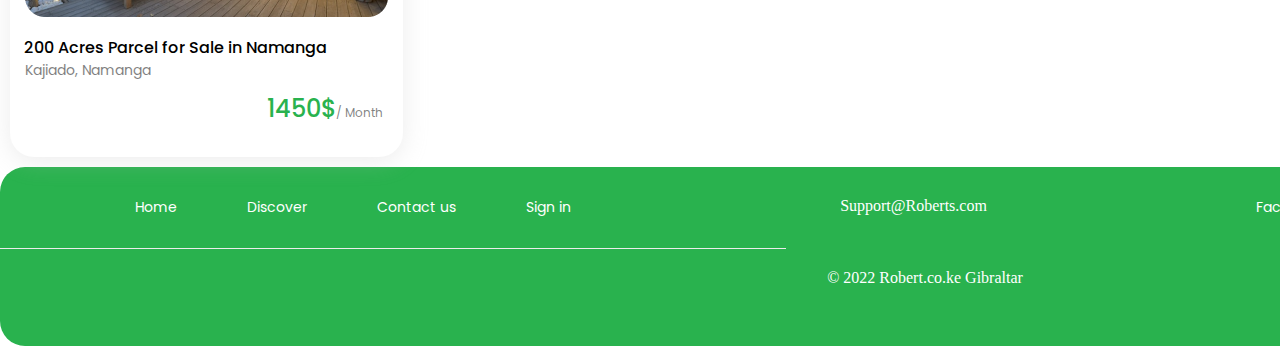
<file: seventh.html>
<!DOCTYPE html>
<html lang="en">
<head>
    <meta charset="UTF-8">
    <meta name="viewport" content="width=device-width, initial-scale=1.0">
    <title>Document</title>
    <link rel="stylesheet" href="second.css">
</head>
<body>
    <header>
        <nav>
            <div class="main">
                <div class="logo">
                    <a href="index.html"><img src="img/logo.png" alt=""></a>
                </div>
                <div class="menu">
                    <ul>
                        <li><a href="" class="a">Home</a></li>
                        <li><a href="" class="a">Discover</a></li>
                        <li><a href="" class="a">Contact us</a></li>
                        <li><a href="" class="a">Sign in</a></li>
                    </ul>
                </div>
                <div class="sel_but">
                    <button class="sell">Sell Something</button>
                </div>
            </div>
        </nav>
    </header>
    <section class="vip_section">
        <div class="middle">
            <img src="img/Rectangle 425 (1).png" alt="" class="photo">
            <div class="right">
                <div class="head">
                    <div class="vip">
                        <button class="vip">VIP TOP+</button>
                    </div>
                    <div class="posted">
                        <p class="posted">Posted 1 hour ago</p>
                    </div>
                    <div class="view">
                        <img src="img/Vector.png" alt="" class="eye">
                        <p class="sc_view"><span>842 view</span></p>
                    </div>
                </div>
                <div class="text">
                    <div class="title">
                        <p class="black">2bdrm Apartment in Yatch, Thindigua/Kasarini for Rent</p>
                        <p class="kiambu"><span>Kiambu, Kiambu / Kiambu , Thindigua/Kasarini</span></p>
                        <p class="texts">Lorem ipsum dolor sit amet, consectetur adipiscing elit ut aliquam, purus sit
                         amet luctus venenatis, lectus magna fringilla urna, porttitor rhoncus dolor purus
                         non enim <br> praesent elementum facilisis leo, vel fringilla est ullamcorper eget</p>
                    </div>
                </div>
                <div class="middle_list">
                    <div class="mid_line">
                    
                    </div>
                    <div class="list">
                        <ul>
                            <li class="lists">Apartament</li>
                            <li class="lists">3 bedroom</li>
                            <li class="lists">2 bathroom</li>
                            <li class="lists">Parking</li>
                        </ul>
                    </div>
                    <div class="mid_line">
                        
                    </div>
                </div>
                <div class="property-details">
                    <div class="column">
                        <h3><span>Property address</span></h3>
                        <p>mombasa rd</p>
            
                        <h3><span>Condition</span></h3>
                        <p>Fairly Used</p>
            
                        <h3><span>Condition</span></h3>
                        <p>Fairly Used</p>
                    </div>
                    
                    <div class="column">
                        <h3><span>Facilities</span></h3>
                        <p>24-hour Electricity,<br>Dining Area,<br>En Suite,<br>Hot Water,<br>Kitchen Cabinets,<br>Kitchen Shelf,<br>Microwave,<br>Refrigerator</p>
                    </div>
                    
                    <div class="column">
                        <h3><span>Estate name</span></h3>
                        <p>Next Gen</p>
            
                        <h3><span>Furnishing</span></h3>
                        <p>Semi-Furnished</p>
            
                        <h3><span>Property size</span></h3>
                        <p>220 sq.m.</p>
                    </div>
                </div>
                <div class="mid_line">
                    
                </div>
                    <div class="moneys">
                        <p class="dollars">1450$<span class="span_months">/ Month</span></p>
                        <div class="button-container">
                            <button class="buttons">Sent message</button>
                            <button class=" call">Call</button>
                        </div>
                    </div>
            </div>
        </div>
    </section>
    <h3 class="similar">Similar ads</h3>
    <section class="qardebi">
        <div class="card">
            <img src="img/Rectangle 431.png" alt="" class="card_img">
            <div class="description">
                <p class="name">200 Acres Parcel for Sale in Namanga</p>
                <p class="kajiado">Kajiado, Namanga</p>
            </div>
            <div class="money">
                <p class="dollar">1450$</span><span class="span_month">/ Month</span></p>
            </div>
            <div class="footer">
                <div class="line"></div>
                <div class="list">
                </div>
            </div>
        </div>
        <div class="card">
            <img src="img/Rectangle 431.png" alt="" class="card_img">
            <div class="description">
                <p class="name">200 Acres Parcel for Sale in Namanga</p>
                <p class="kajiado">Kajiado, Namanga</p>
            </div>
            <div class="money">
                <p class="dollar">1450$</span><span class="span_month">/ Month</span></p>
            </div>
            <div class="footer">
                <div class="line"></div>
                <div class="list">
                </div>
            </div>
        </div>
        <div class="card">
            <img src="img/Rectangle 541.png" alt="" class="card_img">
            <div class="description">
                <p class="name">200 Acres Parcel for Sale in Namanga</p>
                <p class="kajiado">Kajiado, Namanga</p>
            </div>
            <div class="money">
                <p class="dollar">1450$</span><span class="span_month">/ Month</span></p>
            </div>
            <div class="footer">
                <div class="line"></div>
                <div class="list">
                </div>
            </div>
        </div>
        <div class="card">
            <img src="img/Rectangle 431.png" alt="" class="card_img">
            <div class="description">
                <p class="name">200 Acres Parcel for Sale in Namanga</p>
                <p class="kajiado">Kajiado, Namanga</p>
            </div>
            <div class="money">
                <p class="dollar">1450$</span><span class="span_month">/ Month</span></p>
            </div>
            <div class="footer">
                <div class="line"></div>
                <div class="list">
                </div>
            </div>
        </div>
    </section>
    <footer>
        <div class="green">
            <div class="top">
                <div class="contact">
                    <ul>
                        <li><a href="" class="b">Home</a></li>
                        <li><a href="" class="b">Discover</a></li>
                        <li><a href="" class="b">Contact us</a></li>
                        <li><a href="" class="b">Sign in</a></li>
                    </ul>
                </div>
                <div class="support">
                    <p>Support@Roberts.com</p>
                </div>
                <div class="contact">
                    <ul>
                        <li><a href="" class="b">Facebook</a></li>
                        <li><a href="" class="b">Instagram</a></li>
                        <li><a href="" class="b">Youtube</a></li>
                        <li><a href="" class="b">Twitter</a></li>
                    </ul>
                </div>
            </div>
            <div class="mid_line">

            </div>
            <div class="bottom">
                <div class="support">
                    <p>© 2022 Robert.co.ke Gibraltar</p>
                </div>
            </div>
        </div>
    </footer>
</body>
</html>
</file>
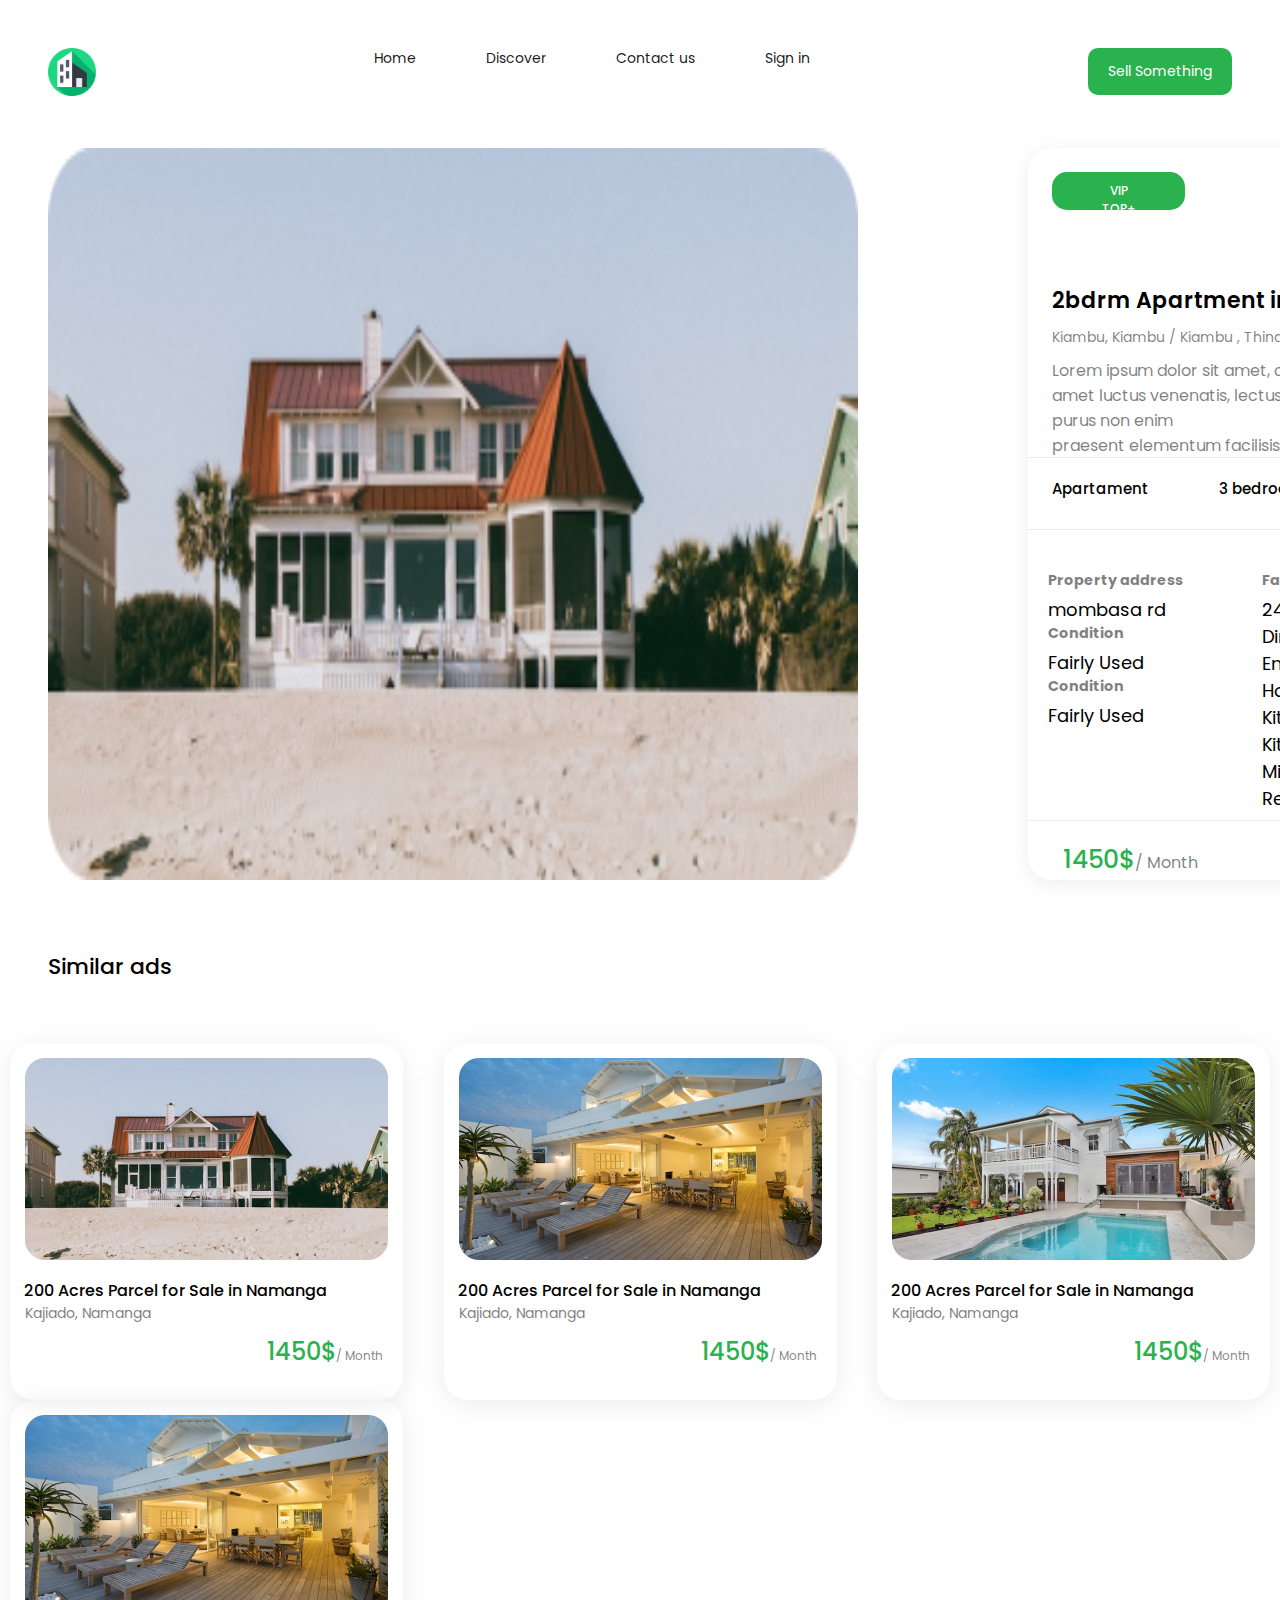
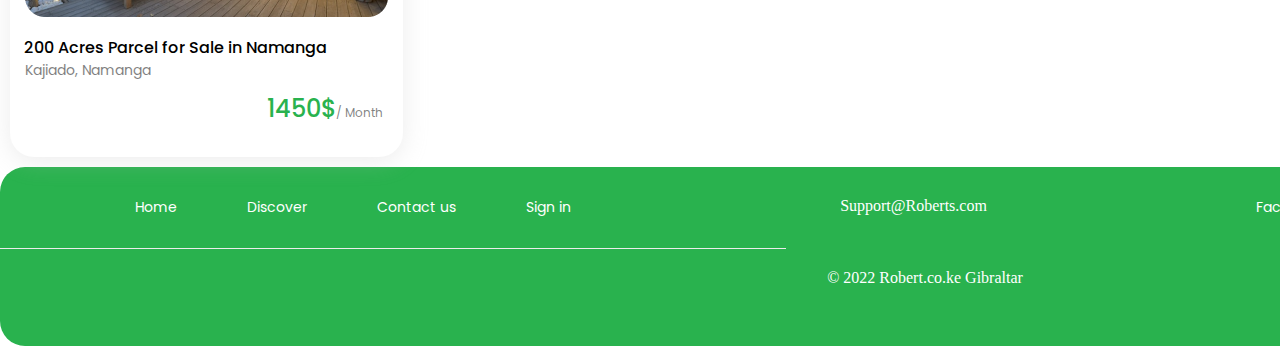
<file: third.html>
<!DOCTYPE html>
<html lang="en">
<head>
    <meta charset="UTF-8">
    <meta name="viewport" content="width=device-width, initial-scale=1.0">
    <title>Document</title>
    <link rel="stylesheet" href="second.css">
</head>
<body>
    <header>
        <nav>
            <div class="main">
                <div class="logo">
                    <a href="index.html"><img src="img/logo.png" alt=""></a>
                </div>
                <div class="menu">
                    <ul>
                        <li><a href="" class="a">Home</a></li>
                        <li><a href="" class="a">Discover</a></li>
                        <li><a href="" class="a">Contact us</a></li>
                        <li><a href="" class="a">Sign in</a></li>
                    </ul>
                </div>
                <div class="sel_but">
                    <button class="sell">Sell Something</button>
                </div>
            </div>
        </nav>
    </header>
    <section class="vip_section">
        <div class="middle">
            <img src="img/Rectangle 425 (1).png" alt="" class="photo">
            <div class="right">
                <div class="head">
                    <div class="vip">
                        <button class="vip">VIP TOP+</button>
                    </div>
                    <div class="posted">
                        <p class="posted">Posted 1 hour ago</p>
                    </div>
                    <div class="view">
                        <img src="img/Vector.png" alt="" class="eye">
                        <p class="sc_view"><span>842 view</span></p>
                    </div>
                </div>
                <div class="text">
                    <div class="title">
                        <p class="black">2bdrm Apartment in Yatch, Thindigua/Kasarini for Rent</p>
                        <p class="kiambu"><span>Kiambu, Kiambu / Kiambu , Thindigua/Kasarini</span></p>
                        <p class="texts">Lorem ipsum dolor sit amet, consectetur adipiscing elit ut aliquam, purus sit
                         amet luctus venenatis, lectus magna fringilla urna, porttitor rhoncus dolor purus
                         non enim <br> praesent elementum facilisis leo, vel fringilla est ullamcorper eget</p>
                    </div>
                </div>
                <div class="middle_list">
                    <div class="mid_line">
                    
                    </div>
                    <div class="list">
                        <ul>
                            <li class="lists">Apartament</li>
                            <li class="lists">3 bedroom</li>
                            <li class="lists">2 bathroom</li>
                            <li class="lists">Parking</li>
                        </ul>
                    </div>
                    <div class="mid_line">
                        
                    </div>
                </div>
                <div class="property-details">
                    <div class="column">
                        <h3><span>Property address</span></h3>
                        <p>mombasa rd</p>
            
                        <h3><span>Condition</span></h3>
                        <p>Fairly Used</p>
            
                        <h3><span>Condition</span></h3>
                        <p>Fairly Used</p>
                    </div>
                    
                    <div class="column">
                        <h3><span>Facilities</span></h3>
                        <p>24-hour Electricity,<br>Dining Area,<br>En Suite,<br>Hot Water,<br>Kitchen Cabinets,<br>Kitchen Shelf,<br>Microwave,<br>Refrigerator</p>
                    </div>
                    
                    <div class="column">
                        <h3><span>Estate name</span></h3>
                        <p>Next Gen</p>
            
                        <h3><span>Furnishing</span></h3>
                        <p>Semi-Furnished</p>
            
                        <h3><span>Property size</span></h3>
                        <p>220 sq.m.</p>
                    </div>
                </div>
                <div class="mid_line">
                    
                </div>
                    <div class="moneys">
                        <p class="dollars">1450$<span class="span_months">/ Month</span></p>
                        <div class="button-container">
                            <button class="buttons">Sent message</button>
                            <button class=" call">Call</button>
                        </div>
                    </div>
            </div>
        </div>
    </section>
    <h3 class="similar">Similar ads</h3>
    <section class="qardebi">
        <div class="card">
            <img src="img/Rectangle 425 (1).png" alt="" class="card_img">
            <div class="description">
                <p class="name">200 Acres Parcel for Sale in Namanga</p>
                <p class="kajiado">Kajiado, Namanga</p>
            </div>
            <div class="money">
                <p class="dollar">1450$</span><span class="span_month">/ Month</span></p>
            </div>
            <div class="footer">
                <div class="line"></div>
                <div class="list">
                </div>
            </div>
        </div>
        <div class="card">
            <img src="img/Rectangle 431.png" alt="" class="card_img">
            <div class="description">
                <p class="name">200 Acres Parcel for Sale in Namanga</p>
                <p class="kajiado">Kajiado, Namanga</p>
            </div>
            <div class="money">
                <p class="dollar">1450$</span><span class="span_month">/ Month</span></p>
            </div>
            <div class="footer">
                <div class="line"></div>
                <div class="list">
                </div>
            </div>
        </div>
        <div class="card">
            <img src="img/Rectangle 541.png" alt="" class="card_img">
            <div class="description">
                <p class="name">200 Acres Parcel for Sale in Namanga</p>
                <p class="kajiado">Kajiado, Namanga</p>
            </div>
            <div class="money">
                <p class="dollar">1450$</span><span class="span_month">/ Month</span></p>
            </div>
            <div class="footer">
                <div class="line"></div>
                <div class="list">
                </div>
            </div>
        </div>
        <div class="card">
            <img src="img/Rectangle 431.png" alt="" class="card_img">
            <div class="description">
                <p class="name">200 Acres Parcel for Sale in Namanga</p>
                <p class="kajiado">Kajiado, Namanga</p>
            </div>
            <div class="money">
                <p class="dollar">1450$</span><span class="span_month">/ Month</span></p>
            </div>
            <div class="footer">
                <div class="line"></div>
                <div class="list">
                </div>
            </div>
        </div>
    </section>
    <footer>
        <div class="green">
            <div class="top">
                <div class="contact">
                    <ul>
                        <li><a href="" class="b">Home</a></li>
                        <li><a href="" class="b">Discover</a></li>
                        <li><a href="" class="b">Contact us</a></li>
                        <li><a href="" class="b">Sign in</a></li>
                    </ul>
                </div>
                <div class="support">
                    <p>Support@Roberts.com</p>
                </div>
                <div class="contact">
                    <ul>
                        <li><a href="" class="b">Facebook</a></li>
                        <li><a href="" class="b">Instagram</a></li>
                        <li><a href="" class="b">Youtube</a></li>
                        <li><a href="" class="b">Twitter</a></li>
                    </ul>
                </div>
            </div>
            <div class="mid_line">

            </div>
            <div class="bottom">
                <div class="support">
                    <p>© 2022 Robert.co.ke Gibraltar</p>
                </div>
            </div>
        </div>
    </footer>
</body>
</html>
</file>
<file: style.css>
@import url("https://fonts.googleapis.com/css2?family=Poppins:wght@400;600&display=swap");
* {
  margin: 0;
  padding: 0;
  list-style-type: none;
  text-decoration: none;
}
header {
  align-items: center;
  padding: 3rem;
}
img {
  height: 48px;
}
.main {
  display: flex;
  justify-content: space-between;
}
ul {
  display: flex;
  font-family: "Poppins", sans-serif;
  font-size: 14px;
  font-weight: 400;
  line-height: 21px;
  gap: 70px;
}
.a {
  font-family: "Poppins", sans-serif;
  color: rgba(0, 0, 0, 0.9);
}
.sell {
  background: rgba(41, 178, 78, 1);
  color: white;
  font-family: "Poppins", sans-serif;
  font-size: 14px;
  padding: 13px 20px;
  border: none;
  border-radius: 10px;
  cursor: pointer;
}
.main_section {
  display: flex;
  gap: 100px;
}
.first_section {
  font-family: "Poppins", sans-serif;
  width: 430px;
  height: 751px;
  border-radius: 24px;
  box-shadow: 0px 4px 25px 0px rgba(194, 194, 194, 0.31);
  margin-left: 3rem;
  overflow: hidden;
}
.all {
  padding: 3rem;
}
.select {
  font-family: "Poppins", sans-serif;
  font-size: 16px;
  padding: 10px;
  width: 331px;
  height: 48px;
  border: 1px solid rgb(218, 210, 210);
  border-radius: 10px;
  background-color: white;
  color: #333;
  margin-bottom: 20px;
  margin-top: 20px;
}
.first_checkboxs {
  margin-bottom: 20px;
}
input {
  background-color: #fff;
  border: 2px solid #4caf50;
  border-radius: 4px;
  transition: background-color 0.3s ease;
}
.checkbox-container {
  display: block;
  margin-bottom: 12px;
  cursor: pointer;
  font-size: 16px;
  font-family: "Poppins", sans-serif;
}
span {
  color: rgba(0, 0, 0, 0.5);
}
.img {
  background-image: url(img/Rectangle\ 400.png);
  width: 1225px;
  height: 751px;
  border-radius: 24px;
}
.img h1 {
  padding-top: 20px;
  margin-bottom: 20px;
  font-family: "Poppins", sans-serif;
  font-size: 48px;
  font-weight: 600;
  line-height: 72px;
  text-align: center;
}
.img h5 {
  margin-bottom: 50px;
  font-family: "Poppins", sans-serif;
  font-size: 16px;
  font-weight: 400;
  line-height: 24px;
  text-align: left;
  text-align: center;
}
.search {
  display: flex;
  text-align: center;
  margin-left: 36%;
  background-color: #f2f2f2;
  border-radius: 15px;
  padding: 5px 10px;
  width: 314px;
  box-shadow: 0px 4px 8px rgba(0, 0, 0, 0.1);
}
.search-input {
  border: none;
  outline: none;
  background: none;
  flex: 1;
  font-size: 16px;
  font-family: "Poppins", sans-serif;
  color: #333;
}

.search-button {
  background: none;
  border: none;
  cursor: pointer;
}

i {
  color: rgb(81, 76, 76);
}
.qardebi {
  margin-top: 50px;
  display: flex;
  flex-wrap: wrap;
  gap: 65px;
  justify-content: center;
  padding: 10px;
}
.card {
  /* flex: 1 1 300px; */
  max-width: 395px;
  height: auto;
  border-radius: 24px;
  color: rgba(194, 194, 194, 0.3);
  box-shadow: 0px 4px 25px rgba(194, 194, 194, 0.31);
}
.card_img {
  width: 363px;
  height: 202px;
  border-radius: 20px;
  padding: 15px;
}
.name {
  height: 24px;
  font-family: "Poppins", sans-serif;
  font-size: 16px;
  font-weight: 500;
  line-height: 24px;
  text-align: left;
  color: rgba(0, 0, 0, 1);
  padding-left: 14px;
}
.kajiado {
  width: 131px;
  height: 21px;
  opacity: 50%;
  font-family: "Poppins", sans-serif;
  font-size: 14px;
  font-weight: 400;
  color: rgba(0, 0, 0, 1);
  padding-left: 15px;
}
.money {
  display: inline;
  width: 124px;
  height: 36px;
  top: 1263px;
  left: 398px;
  gap: 0px;
  opacity: 0px;
  font-family: "Poppins", sans-serif;
  font-size: 24px;
  font-weight: 500;
  line-height: 36px;
  text-align: right;
}
.dollar {
  padding-top: 10px;
  padding-right: 20px;
  color: rgba(41, 178, 78, 1);
}
.span_month {
  font-family: "Poppins", sans-serif;
  font-size: 12px;
  font-weight: 400;
  line-height: 18px;
}
.footer {
  margin-top: 30px;
}
.line {
  width: 100%;
  border: 1px solid rgba(207, 234, 214, 1);
}
.list {
  display: flex;
  justify-content: space-around;
  padding: 10px 0;
  font-family: "Poppins", sans-serif;
  font-size: 14px;
  font-weight: 400;
  line-height: 21px;
  color: rgba(0, 0, 0, 1);
  margin-top: 10px;
}
.green {
  width: 1850px;
  height: 179px;
  gap: 0px;
  border-radius: 25px;
  opacity: 0px;
  background: rgba(41, 178, 78, 1);
}
.top {
  display: flex;
  justify-content: space-around;
  padding-top: 30px;
}
.b {
  color: rgba(255, 255, 255, 1);
}
.mid_line {
  margin-left: 7.5%;
  width: 1640px;
  height: 1px;
  border-radius: 40px 0px 0px 0px;
  background: rgba(208, 208, 208, 1);
  margin-top: 30px;
  margin-bottom: 30px;
}
.support {
  color: rgba(255, 255, 255, 1);
}
.bottom {
  display: flex;
  justify-content: center;
}

@media (max-width: 768px) {
  .main_section {
    flex-direction: column;
    padding: 1rem;
  }
  .first_section,
  .img {
    width: 100%;
    margin: 0;
  }
  ul {
    gap: 30px;
  }
  .img h1 {
    font-size: 2rem;
  }
  .search {
    width: 90%;
    margin: 0 auto;
  }
}

@media (max-width: 480px) {
  .main {
    flex-direction: column;
    align-items: center;
  }
  ul {
    flex-direction: column;
    align-items: center;
    gap: 10px;
  }
  .first_section,
  .img {
    width: 100%;
    padding: 1rem;
  }
  .qardebi {
    gap: 1rem;
  }
  .card {
    width: 100%;
    max-width: 100%;
  }
  .img h1 {
    font-size: 1.5rem;
  }
  .top,
  .bottom {
    flex-direction: column;
  }
}
@media (max-width: 768px) {
  footer,
  .green {
    flex-direction: column;
    align-items: center;
    width: 100%;
    padding: 1rem;
  }
  ul {
    flex-direction: column;
    align-items: center;
    gap: 10px;
  }
  .top,
  .support {
    width: 100%;
    padding: 1rem;
  }
}
</file>
<file: second.css>
@import url('https://fonts.googleapis.com/css2?family=Poppins:wght@400;600&display=swap');
* {
    margin: 0;
    padding: 0;
    list-style-type: none;
    text-decoration: none;
  }
header {
    align-items: center;
    padding: 3rem;
}
img{
    height: 48px;
}
.main{
    display: flex;
    justify-content: space-between;
}
ul{
    display: flex;
    font-family: 'Poppins', sans-serif;
    font-size: 14px;
    font-weight: 400;
    line-height: 21px;
    gap: 70px;
}
.a{
    font-family: 'Poppins', sans-serif;
    color: rgba(0, 0, 0, 0.9);
}
.sell{
    background: rgba(41, 178, 78, 1);
    color: white;
    font-family: 'Poppins', sans-serif;
    font-size: 14px;
    padding:13px 20px;
    border: none;
    border-radius: 10px;
    cursor: pointer;
}
.middle{
    display: flex;
    gap: 170px;
    
}
.photo{
    width: 810px;
    height: 732px;
    border-radius: 20px;
    padding-left: 3rem;
}
.posted{
    font-family: 'Poppins', sans-serif;
    font-size: 12px;
    font-weight: 500;
    line-height: 23px;

}
.vip{
    width: 93px;
    height: 28px;
    background: rgba(41, 178, 78, 1);
    color: white;
    font-family: 'Poppins', sans-serif;
    font-size: 12px;
    font-weight: 500;
    padding:5px 20px;
    border: none;
    border-radius: 15px;
    cursor: pointer;
    line-height: 18px;

}
.right{
    width: 786px;
    height: 732px;
    border-radius: 24px;
    box-shadow: 0px 4px 18px 0px #C2C2C24D;
}
.head{
    display: flex;
    gap: 199px;
    align-items:first baseline;
    padding: 1.5rem;

}
.eye{
    width: 14px;
    height: 9px;
    border: 1px;
}
.view{
    display: flex;
    gap: 5px;
    align-items:first baseline;
}
.vip_section{
    align-items: center;
}
.black{
    opacity: 0.9px;
    font-size: 22px;
    font-weight: 600;
    line-height: 33px;
    margin-top: 40px;
    font-family: 'Poppins', sans-serif;
}
.kiambu{
    opacity: 0.6px;
    font-size: 14px;
    font-weight: 400;
    line-height: 21px;
    margin-top: 10px;
}
span{
    color: rgba(0, 0, 0, 0.5);
    font-family: 'Poppins', sans-serif;
}
.text{
    padding-left: 1.5rem;

}
.texts{
    margin-top: 10px;
    width: 611px;
    height: 69px;
    opacity: 0.8px;
    font-family: 'Poppins', sans-serif;
    color: rgba(0, 0, 0, 0.5);
    
}
.mid_line{
    width: 786px;
    height: 1px;
    background: #ECECEC;
    margin-top: 30px;
    margin-bottom: 20px;
}
.list{
    padding-left: 1.5rem;
}
.lists{
    opacity: 0.8px;
    font-size: 15px;
    font-weight: 500;
    
}

.property-details {
    width: 600px;
    height: 200px;
    display: flex;
    justify-content: space-between;
    padding: 20px;
    border-radius: 8px;
}

.column h3 {
    font-size: 0.9rem;
    color: #000000;
    margin-bottom: 5px;
}

.column p {
    opacity: 0.8px;
    font-family: 'Poppins', sans-serif;
    font-size: 18px;     
    color: #000000;

}
.dollars{
    width: 170px;
    height: 54px;
    top: 800px;
    left: 1088px;
    gap: 0px;
    opacity: 0px;
    font-family: Poppins;
    font-size: 25px;
    font-weight: 500;
    text-align: right;
    color: #29B24E;
}
.span_months{
    font-family: Poppins;
    font-size: 16px;
    font-weight: 400;
    line-height: 24px;
    text-align: right;

}
.moneys{
    display: flex;
    justify-content: space-between;
}
.button-container {
    display: flex;
    gap: 15px;
}

.buttons {
    padding: 13px;
    border-radius: 12px;

}
.call{
    padding: 13px 26px;
    border-radius: 12px;
    background: #29B24E;
}

.button:hover {
    background-color: #e9f5eb;
}

.button.call {
    background-color: #28a745;
    color: #fff;
}

.button.call:hover {
    background-color: #218838;
}
.similar{
    width: 125px;
height: 33px;
top: 950px;
left: 140px;
gap: 0px;
opacity: 0px;
font-family: Poppins;
font-size: 22px;
font-weight: 500;
line-height: 33px;
text-align: left;
padding-left: 3rem;
margin-top: 70px;
}
.qardebi{
    margin-top: 50px;
    display: flex;
    flex-wrap: wrap;
    /* gap: 1500px; */
    justify-content: space-between;
    padding: 10px;
}
.card{
    max-width: 395px;
    height: auto;
    border-radius: 24px;
    color: rgba(194, 194, 194, 0.3);
    box-shadow: 0px 4px 25px rgba(194, 194, 194, 0.31);
}
.card_img{
    width: 363px;
    height: 202px;
    border-radius: 20px;
    padding: 15px;
}
.name{
    height: 24px;
    font-family: 'Poppins', sans-serif;
    font-size: 16px;
    font-weight: 500;
    line-height: 24px;
    text-align: left;
    color: rgba(0, 0, 0, 1);
    padding-left: 14px;
}
.kajiado{
    width: 131px;
    height: 21px;
    opacity: 50%;
    font-family: 'Poppins', sans-serif;
    font-size: 14px;
    font-weight: 400;
    color: rgba(0, 0, 0, 1);
    padding-left: 15px;
}
.money{
    display: inline;
    width: 124px;
    height: 36px;
    top: 1263px;
    left: 398px;
    gap: 0px;
    opacity: 0px;
    font-family: 'Poppins', sans-serif;
    font-size: 24px;
    font-weight: 500;
    line-height: 36px;
    text-align: right;
}
.dollar{
    padding-top: 10px;
    padding-right: 20px;
    color: rgba(41, 178, 78, 1);
}
.span_month{
    font-family: 'Poppins', sans-serif;
    font-size: 12px;
    font-weight: 400;
    line-height: 18px;
}
.footer {
    margin-top: 30px;
}

.green{
    width: 1850px;
    height: 179px;
    gap: 0px;
    border-radius: 25px;
    opacity: 0px;
    background: rgba(41, 178, 78, 1);
}
.top{
    display: flex;
    justify-content: space-around;
    padding-top: 30px;
}
.b{
    color: rgba(255, 255, 255, 1);

}
.mid_lines{
    margin-left: 7.5%;
    width: 1640px;
    height: 1px;
    border-radius: 40px 0px 0px 0px;
    background: rgba(208, 208, 208, 1);
    margin-top: 30px;
    margin-bottom: 30px;
}
.support{
    color: rgba(255, 255, 255, 1);

}
.bottom{
    display: flex;
    justify-content: center;
}
</file>
